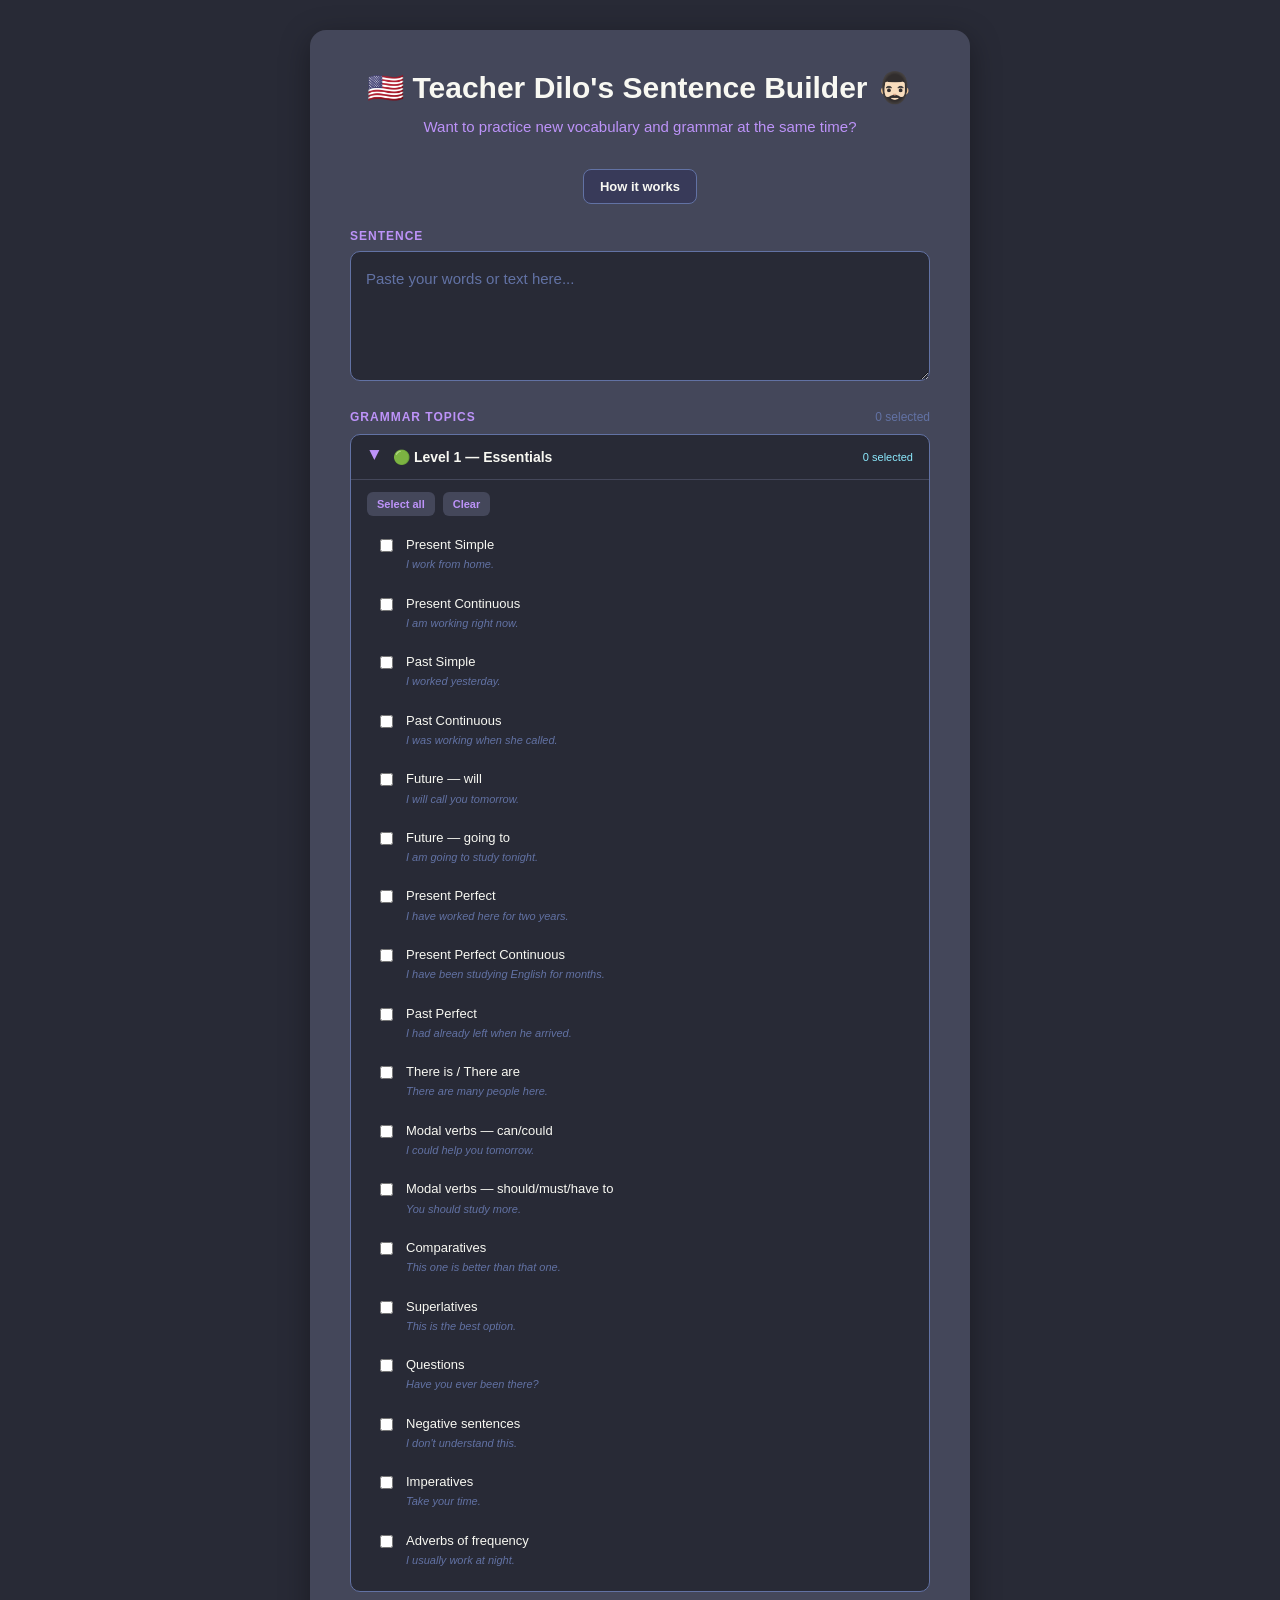
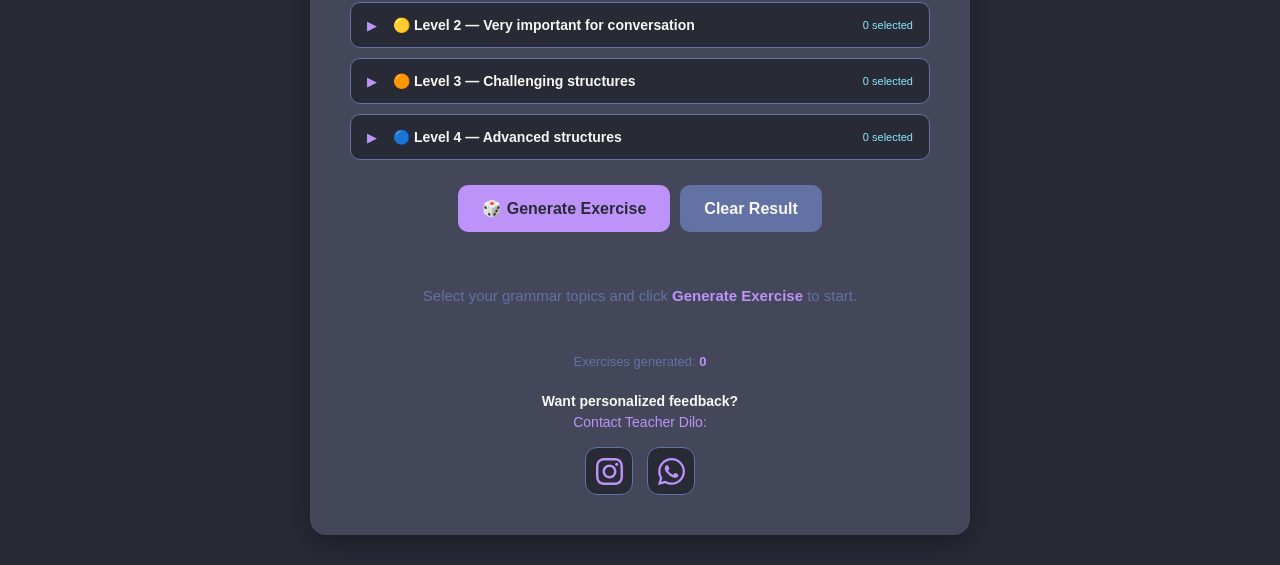
<file: index.html>
<!DOCTYPE html>

<html lang="en">

<head>
    <meta charset="UTF-8">
    <meta name="viewport" content="width=device-width, initial-scale=1.0">
    <link rel="icon" type="image/png" href="usa.png">
    <link rel="stylesheet" href="styles.css">
    <title>Teacher Dilo 🧔🏻‍♂️</title>
</head>


<body>


    <div class="container">


        <div class="card">


            <!-- =================================================
             HEADER
             ================================================= -->

            <div class="header">

                <h1>🇺🇸 Teacher Dilo's Sentence Builder 🧔🏻‍♂️</h1>

                <p>
                    Want to practice new vocabulary and grammar at the same time?

                </p>

            </div>
            <!-- =================================================
             QUICK HOW IT WORKS
             ================================================= -->

            <div class="how-it-works-button-container">

                <button type="button" class="how-it-works-button" onclick="openHowItWorks()">

                    How it works

                </button>
                <!-- =================================================
                HOW IT WORKS MODAL
                ================================================= -->

                <div id="howItWorksModal" class="how-it-works-modal" onclick="closeHowItWorks(event)">

                    <div class="how-it-works-content" onclick="event.stopPropagation()">

                        <div class="how-it-works-header">

                            <h2>How it works</h2>

                            <button type="button" class="how-it-works-close" onclick="closeHowItWorks()">

                                ×

                            </button>

                        </div>


                        <div class="quick-steps">

                            <div class="quick-step">

                                <span class="quick-step-number">1</span>

                                <span class="quick-step-title">
                                    Choose words
                                </span>

                                <span class="quick-step-description">
                                    Add words or text to practice with
                                </span>

                            </div>


                            <div class="quick-arrow">→</div>


                            <div class="quick-step">

                                <span class="quick-step-number">2</span>

                                <span class="quick-step-title">
                                    Choose grammar
                                </span>

                                <span class="quick-step-description">
                                    Select grammar topics
                                </span>

                            </div>


                            <div class="quick-arrow">→</div>


                            <div class="quick-step">

                                <span class="quick-step-number">3</span>

                                <span class="quick-step-title">
                                    Generate
                                </span>

                                <span class="quick-step-description">
                                    Get your exercise
                                </span>

                            </div>


                            <div class="quick-arrow">→</div>


                            <div class="quick-step">

                                <span class="quick-step-number">4</span>

                                <span class="quick-step-title">
                                    Write
                                </span>

                                <span class="quick-step-description">
                                    Create your sentence
                                </span>

                            </div>


                            <div class="quick-arrow">→</div>


                            <div class="quick-step">

                                <span class="quick-step-number">5</span>

                                <span class="quick-step-title">
                                    Get feedback
                                </span>

                                <span class="quick-step-description">
                                    Talk to Teacher Dilo <a class="how-it-works-link" href="https://wa.me/555181405668" target="_blank"
                                        rel="noopener noreferrer" aria-label="Teacher Dilo on WhatsApp"
                                        title="WhatsApp">Here</a>
                                </span>

                            </div>

                        </div>

                    </div>

                </div>

            </div>


            <!-- =================================================
             SOURCE TEXT
             ================================================= -->

            <div class="input-section">

                <label class="input-label" for="sourceText">

                    Sentence

                </label>

                <textarea id="sourceText" placeholder="Paste your words or text here..."></textarea>

            </div>


            <!-- =================================================
             GRAMMAR TOPIC SELECTION
             ================================================= -->

            <div class="grammar-section">


                <div class="grammar-section-header">

                    <span class="grammar-section-title">

                        Grammar Topics

                    </span>

                    <span id="totalSelected" class="grammar-selection-info">

                        0 selected

                    </span>

                </div>


                <!-- =============================================
                 LEVEL 1
                 ============================================= -->

                <div class="level-box open" id="level-1">


                    <div class="level-header" onclick="toggleLevel('level-1')">


                        <div class="level-header-left">

                            <span class="level-arrow">

                                ▶

                            </span>

                            <span class="level-name">

                                🟢 Level 1 — Essentials

                            </span>

                        </div>


                        <span class="level-count" id="count-level-1">

                            0 selected

                        </span>


                    </div>


                    <div class="level-content">


                        <div class="level-actions">

                            <button type="button" class="level-action" onclick="selectAllInLevel(event, 'level-1')">

                                Select all

                            </button>

                            <button type="button" class="level-action" onclick="clearLevel(event, 'level-1')">

                                Clear

                            </button>

                        </div>


                        <div class="topic-list" id="topics-level-1">

                        </div>


                    </div>

                </div>


                <!-- =============================================
                 LEVEL 2
                 ============================================= -->

                <div class="level-box" id="level-2">


                    <div class="level-header" onclick="toggleLevel('level-2')">


                        <div class="level-header-left">

                            <span class="level-arrow">

                                ▶

                            </span>

                            <span class="level-name">

                                🟡 Level 2 — Very important for conversation

                            </span>

                        </div>


                        <span class="level-count" id="count-level-2">

                            0 selected

                        </span>


                    </div>


                    <div class="level-content">


                        <div class="level-actions">

                            <button type="button" class="level-action" onclick="selectAllInLevel(event, 'level-2')">

                                Select all

                            </button>

                            <button type="button" class="level-action" onclick="clearLevel(event, 'level-2')">

                                Clear

                            </button>

                        </div>


                        <div class="topic-list" id="topics-level-2">

                        </div>


                    </div>

                </div>


                <!-- =============================================
                 LEVEL 3
                 ============================================= -->

                <div class="level-box" id="level-3">


                    <div class="level-header" onclick="toggleLevel('level-3')">


                        <div class="level-header-left">

                            <span class="level-arrow">

                                ▶

                            </span>

                            <span class="level-name">

                                🟠 Level 3 — Challenging structures

                            </span>

                        </div>


                        <span class="level-count" id="count-level-3">

                            0 selected

                        </span>


                    </div>


                    <div class="level-content">


                        <div class="level-actions">

                            <button type="button" class="level-action" onclick="selectAllInLevel(event, 'level-3')">

                                Select all

                            </button>

                            <button type="button" class="level-action" onclick="clearLevel(event, 'level-3')">

                                Clear

                            </button>

                        </div>


                        <div class="topic-list" id="topics-level-3">

                        </div>


                    </div>

                </div>


                <!-- =============================================
                 LEVEL 4
                 ============================================= -->

                <div class="level-box" id="level-4">


                    <div class="level-header" onclick="toggleLevel('level-4')">


                        <div class="level-header-left">

                            <span class="level-arrow">

                                ▶

                            </span>

                            <span class="level-name">

                                🔵 Level 4 — Advanced structures

                            </span>

                        </div>


                        <span class="level-count" id="count-level-4">

                            0 selected

                        </span>


                    </div>


                    <div class="level-content">


                        <div class="level-actions">

                            <button type="button" class="level-action" onclick="selectAllInLevel(event, 'level-4')">

                                Select all

                            </button>

                            <button type="button" class="level-action" onclick="clearLevel(event, 'level-4')">

                                Clear

                            </button>

                        </div>


                        <div class="topic-list" id="topics-level-4">

                        </div>


                    </div>

                </div>


            </div>


            <!-- =================================================
             ERROR MESSAGE
             ================================================= -->

            <div id="errorMessage" class="error-message">

                Please select at least one grammar topic before generating an exercise.

            </div>


            <!-- =================================================
             BUTTONS
             ================================================= -->

            <div class="button-container">

                <button class="generate-button" onclick="generateExercise()">

                    🎲 Generate Exercise

                </button>


                <button class="clear-button" onclick="clearExercise()">

                    Clear Result

                </button>

            </div>


            <!-- =================================================
             RESULTS
             ================================================= -->

            <div id="result" class="result">

                <!-- Instruction -->

                <div class="instruction">

                    <strong>Your task:</strong>

                    <br>

                    Create a new sentence using the word and grammar shown below, based on the selected context.

                </div>

                <!-- Selected Word -->

                <div class="result-box">

                    <span class="label">

                        Selected Word

                    </span>

                    <div class="value-box">

                        <div id="selectedWord" class="word">

                        </div>

                    </div>

                </div>


                <!-- Grammar -->

                <div class="result-box">

                    <span class="label">

                        Grammar Structure

                    </span>

                    <div class="value-box">

                        <div id="grammarTopic" class="grammar">

                        </div>


                        <div id="grammarLevel" class="level">

                        </div>


                        <div id="grammarExample" class="example">

                        </div>

                    </div>

                </div>


                <!-- Context -->

                <div class="result-box">

                    <span class="label">

                        Context

                    </span>

                    <div class="value-box">

                        <div id="context" class="context">

                        </div>


                        <div id="contextDescription" class="context-description">

                        </div>

                    </div>

                </div>

                <div class="result-box">

                    <div class="input-section">

                        <label class="input-label" for="sourceText">

                            Sentence

                        </label>

                        <textarea id="createdSentence" placeholder="Write your sentence here..."></textarea>

                    </div>

                </div>

            </div>


            <!-- =================================================
             INITIAL MESSAGE
             ================================================= -->

            <div id="emptyMessage" class="empty-message">

                Select your grammar topics and click

                <strong>Generate Exercise</strong>

                to start.

            </div>


            <!-- =================================================
             COUNTER
             ================================================= -->

            <div class="counter">

                Exercises generated:

                <strong id="counter">0</strong>

            </div>
            <div class="teacher-contact">
                <p><strong>Want personalized feedback?</strong><br>
                    Contact Teacher Dilo:</p>

                <div class="social-links">

                    <a class="social-link" href="https://www.instagram.com/teacherdilo?igsi=NXBzZzc3Ymc0c254"
                        target="_blank" rel="noopener noreferrer" aria-label="Teacher Dilo on Instagram"
                        title="Instagram">
                        <svg role="img" viewBox="0 0 24 24" xmlns="http://www.w3.org/2000/svg">
                            <title>Instagram</title>
                            <path fill="#bd93f9"
                                d="M7.0301.084c-1.2768.0602-2.1487.264-2.911.5634-.7888.3075-1.4575.72-2.1228 1.3877-.6652.6677-1.075 1.3368-1.3802 2.127-.2954.7638-.4956 1.6365-.552 2.914-.0564 1.2775-.0689 1.6882-.0626 4.947.0062 3.2586.0206 3.6671.0825 4.9473.061 1.2765.264 2.1482.5635 2.9107.308.7889.72 1.4573 1.388 2.1228.6679.6655 1.3365 1.0743 2.1285 1.38.7632.295 1.6361.4961 2.9134.552 1.2773.056 1.6884.069 4.9462.0627 3.2578-.0062 3.668-.0207 4.9478-.0814 1.28-.0607 2.147-.2652 2.9098-.5633.7889-.3086 1.4578-.72 2.1228-1.3881.665-.6682 1.0745-1.3378 1.3795-2.1284.2957-.7632.4966-1.636.552-2.9124.056-1.2809.0692-1.6898.063-4.948-.0063-3.2583-.021-3.6668-.0817-4.9465-.0607-1.2797-.264-2.1487-.5633-2.9117-.3084-.7889-.72-1.4568-1.3876-2.1228C21.2982 1.33 20.628.9208 19.8378.6165 19.074.321 18.2017.1197 16.9244.0645 15.6471.0093 15.236-.005 11.977.0014 8.718.0076 8.31.0215 7.0301.0839m.1402 21.6932c-1.17-.0509-1.8053-.2453-2.2287-.408-.5606-.216-.96-.4771-1.3819-.895-.422-.4178-.6811-.8186-.9-1.378-.1644-.4234-.3624-1.058-.4171-2.228-.0595-1.2645-.072-1.6442-.079-4.848-.007-3.2037.0053-3.583.0607-4.848.05-1.169.2456-1.805.408-2.2282.216-.5613.4762-.96.895-1.3816.4188-.4217.8184-.6814 1.3783-.9003.423-.1651 1.0575-.3614 2.227-.4171 1.2655-.06 1.6447-.072 4.848-.079 3.2033-.007 3.5835.005 4.8495.0608 1.169.0508 1.8053.2445 2.228.408.5608.216.96.4754 1.3816.895.4217.4194.6816.8176.9005 1.3787.1653.4217.3617 1.056.4169 2.2263.0602 1.2655.0739 1.645.0796 4.848.0058 3.203-.0055 3.5834-.061 4.848-.051 1.17-.245 1.8055-.408 2.2294-.216.5604-.4763.96-.8954 1.3814-.419.4215-.8181.6811-1.3783.9-.4224.1649-1.0577.3617-2.2262.4174-1.2656.0595-1.6448.072-4.8493.079-3.2045.007-3.5825-.006-4.848-.0608M16.953 5.5864A1.44 1.44 0 1 0 18.39 4.144a1.44 1.44 0 0 0-1.437 1.4424M5.8385 12.012c.0067 3.4032 2.7706 6.1557 6.173 6.1493 3.4026-.0065 6.157-2.7701 6.1506-6.1733-.0065-3.4032-2.771-6.1565-6.174-6.1498-3.403.0067-6.156 2.771-6.1496 6.1738M8 12.0077a4 4 0 1 1 4.008 3.9921A3.9996 3.9996 0 0 1 8 12.0077" />
                        </svg>
                    </a>

                    <a class="social-link" href="https://wa.me/555181405668" target="_blank" rel="noopener noreferrer"
                        aria-label="Teacher Dilo on WhatsApp" title="WhatsApp">
                        <svg role="img" viewBox="0 0 24 24" xmlns="http://www.w3.org/2000/svg">
                            <title>WhatsApp</title>
                            <path fill="#bd93f9"
                                d="M17.472 14.382c-.297-.149-1.758-.867-2.03-.967-.273-.099-.471-.148-.67.15-.197.297-.767.966-.94 1.164-.173.199-.347.223-.644.075-.297-.15-1.255-.463-2.39-1.475-.883-.788-1.48-1.761-1.653-2.059-.173-.297-.018-.458.13-.606.134-.133.298-.347.446-.52.149-.174.198-.298.298-.497.099-.198.05-.371-.025-.52-.075-.149-.669-1.612-.916-2.207-.242-.579-.487-.5-.669-.51-.173-.008-.371-.01-.57-.01-.198 0-.52.074-.792.372-.272.297-1.04 1.016-1.04 2.479 0 1.462 1.065 2.875 1.213 3.074.149.198 2.096 3.2 5.077 4.487.709.306 1.262.489 1.694.625.712.227 1.36.195 1.871.118.571-.085 1.758-.719 2.006-1.413.248-.694.248-1.289.173-1.413-.074-.124-.272-.198-.57-.347m-5.421 7.403h-.004a9.87 9.87 0 01-5.031-1.378l-.361-.214-3.741.982.998-3.648-.235-.374a9.86 9.86 0 01-1.51-5.26c.001-5.45 4.436-9.884 9.888-9.884 2.64 0 5.122 1.03 6.988 2.898a9.825 9.825 0 012.893 6.994c-.003 5.45-4.437 9.884-9.885 9.884m8.413-18.297A11.815 11.815 0 0012.05 0C5.495 0 .16 5.335.157 11.892c0 2.096.547 4.142 1.588 5.945L.057 24l6.305-1.654a11.882 11.882 0 005.683 1.448h.005c6.554 0 11.89-5.335 11.893-11.893a11.821 11.821 0 00-3.48-8.413Z" />
                        </svg>
                    </a>

                </div>
            </div>

        </div>

    </div>



    <script>


        // =========================================================
        // CONTEXTS
        // =========================================================

        const contexts = [

            {
                name: "Daily life",
                description: "Everyday situations"
            },

            {
                name: "Work",
                description: "Professional situations"
            },

            {
                name: "Travel",
                description: "Experiences and plans"
            },

            {
                name: "Relationships",
                description: "People and interactions"
            },

            {
                name: "Learning",
                description: "Study and progress"
            },

            {
                name: "Technology",
                description: "Technology"
            },

            {
                name: "Money",
                description: "Financial decisions"
            },

            {
                name: "Health",
                description: "Habits and situations"
            },

            {
                name: "Entertainment",
                description: "Movies, games, and books"
            },

            {
                name: "Problems",
                description: "Problems and solutions"
            },

            {
                name: "Decisions",
                description: "Choices"
            },

            {
                name: "Plans",
                description: "Future plans"
            },

            {
                name: "Experiences",
                description: "Things that happened"
            },

            {
                name: "Memories",
                description: "The past"
            },

            {
                name: "Opinions",
                description: "Opinions"
            },

            {
                name: "Hypothetical situations",
                description: "Imaginary situations"
            },

            {
                name: "Advice",
                description: "Recommendations"
            },

            {
                name: "Requests",
                description: "Requests"
            },

            {
                name: "Complaints",
                description: "Complaints"
            },

            {
                name: "Comparisons",
                description: "Comparing things"
            },

            {
                name: "Goals",
                description: "Objectives"
            },

            {
                name: "Changes",
                description: "Changes"
            },

            {
                name: "Mistakes",
                description: "Mistakes and consequences"
            },

            {
                name: "Unexpected events",
                description: "Unexpected events"
            }

        ];


        // =========================================================
        // GRAMMAR LEVELS
        // =========================================================

        const grammarLevels = {

            "Level 1 — Essentials": {

                weight: 50,

                topics: [

                    {
                        name: "Present Simple",
                        example: "I work from home."
                    },

                    {
                        name: "Present Continuous",
                        example: "I am working right now."
                    },

                    {
                        name: "Past Simple",
                        example: "I worked yesterday."
                    },

                    {
                        name: "Past Continuous",
                        example: "I was working when she called."
                    },

                    {
                        name: "Future — will",
                        example: "I will call you tomorrow."
                    },

                    {
                        name: "Future — going to",
                        example: "I am going to study tonight."
                    },

                    {
                        name: "Present Perfect",
                        example: "I have worked here for two years."
                    },

                    {
                        name: "Present Perfect Continuous",
                        example: "I have been studying English for months."
                    },

                    {
                        name: "Past Perfect",
                        example: "I had already left when he arrived."
                    },

                    {
                        name: "There is / There are",
                        example: "There are many people here."
                    },

                    {
                        name: "Modal verbs — can/could",
                        example: "I could help you tomorrow."
                    },

                    {
                        name: "Modal verbs — should/must/have to",
                        example: "You should study more."
                    },

                    {
                        name: "Comparatives",
                        example: "This one is better than that one."
                    },

                    {
                        name: "Superlatives",
                        example: "This is the best option."
                    },

                    {
                        name: "Questions",
                        example: "Have you ever been there?"
                    },

                    {
                        name: "Negative sentences",
                        example: "I don't understand this."
                    },

                    {
                        name: "Imperatives",
                        example: "Take your time."
                    },

                    {
                        name: "Adverbs of frequency",
                        example: "I usually work at night."
                    }

                ]

            },


            "Level 2 — Very important for conversation": {

                weight: 30,

                topics: [

                    {
                        name: "Used to",
                        example: "I used to live in Japan."
                    },

                    {
                        name: "Would — past habits",
                        example: "We would go there every Sunday."
                    },

                    {
                        name: "Present Perfect vs Past Simple",
                        example: "I have seen that movie. / I saw it last year."
                    },

                    {
                        name: "Since / For",
                        example: "I have lived here for three years."
                    },

                    {
                        name: "Already / Yet / Just",
                        example: "I have already finished it."
                    },

                    {
                        name: "Ever / Never",
                        example: "Have you ever tried it?"
                    },

                    {
                        name: "First Conditional",
                        example: "If it rains, I will stay home."
                    },

                    {
                        name: "Second Conditional",
                        example: "If I had more money, I would travel."
                    },

                    {
                        name: "First vs Second Conditional",
                        example: "If I study... / If I studied..."
                    },

                    {
                        name: "Relative clauses",
                        example: "The man who lives there is my friend."
                    },

                    {
                        name: "Passive voice",
                        example: "The car was repaired yesterday."
                    },

                    {
                        name: "Reported speech",
                        example: "She said that she was tired."
                    },

                    {
                        name: "Gerund (-ing)",
                        example: "I enjoy learning English."
                    },

                    {
                        name: "Infinitive (to + verb)",
                        example: "I want to learn English."
                    },

                    {
                        name: "Gerund vs Infinitive",
                        example: "I stopped smoking. / I stopped to smoke."
                    },

                    {
                        name: "Phrasal verbs",
                        example: "I need to find out what happened."
                    },

                    {
                        name: "Prepositions",
                        example: "I'm interested in learning English."
                    },

                    {
                        name: "Articles — a/an/the",
                        example: "I bought a book. The book was expensive."
                    }

                ]

            },


            "Level 3 — Challenging structures": {

                weight: 15,

                topics: [

                    {
                        name: "Present Perfect Continuous",
                        example: "I've been working all day."
                    },

                    {
                        name: "Past Perfect Continuous",
                        example: "I'd been waiting for an hour."
                    },

                    {
                        name: "Future Continuous",
                        example: "I'll be working tomorrow afternoon."
                    },

                    {
                        name: "Future Perfect",
                        example: "I'll have finished it by Friday."
                    },

                    {
                        name: "Third Conditional",
                        example: "If I had studied, I would have passed."
                    },

                    {
                        name: "Mixed Conditionals",
                        example: "If I had studied, I would be working there now."
                    },

                    {
                        name: "Wish — present",
                        example: "I wish I had more time."
                    },

                    {
                        name: "Wish — past",
                        example: "I wish I had studied harder."
                    },

                    {
                        name: "Would rather",
                        example: "I'd rather stay home."
                    },

                    {
                        name: "Had better",
                        example: "You'd better leave now."
                    },

                    {
                        name: "Question tags",
                        example: "You're coming, aren't you?"
                    },

                    {
                        name: "Indirect questions",
                        example: "Do you know where he lives?"
                    },

                    {
                        name: "Causative — have/get something done",
                        example: "I had my car repaired."
                    },

                    {
                        name: "Modal perfect",
                        example: "You should have told me."
                    },

                    {
                        name: "Could have / would have / might have",
                        example: "I could have helped you."
                    },

                    {
                        name: "Negative questions",
                        example: "Didn't you see him?"
                    },

                    {
                        name: "So / Neither",
                        example: "I like coffee. So do I."
                    },

                    {
                        name: "Too / Enough",
                        example: "It's too expensive. / It's cheap enough."
                    },

                    {
                        name: "Both / Either / Neither",
                        example: "Neither option is good."
                    }

                ]

            },


            "Level 4 — Advanced structures": {

                weight: 5,

                topics: [

                    {
                        name: "Future in the past",
                        example: "I knew I would need more time."
                    },

                    {
                        name: "Past habits",
                        example: "I would play football every weekend."
                    },

                    {
                        name: "Participle clauses",
                        example: "Having finished the work, I went home."
                    },

                    {
                        name: "Inversion",
                        example: "Never have I seen anything like this."
                    },

                    {
                        name: "Cleft sentences",
                        example: "What I need is more time."
                    },

                    {
                        name: "Emphasis with do",
                        example: "I do understand what you mean."
                    },

                    {
                        name: "Advanced relative clauses",
                        example: "The company for which I worked..."
                    },

                    {
                        name: "Reduced relative clauses",
                        example: "The man standing there is my boss."
                    },

                    {
                        name: "Advanced passive",
                        example: "He is believed to be one of the best developers."
                    },

                    {
                        name: "Conditionals with unless",
                        example: "I won't go unless you come with me."
                    },

                    {
                        name: "As long as / provided that",
                        example: "You can stay as long as you're quiet."
                    },

                    {
                        name: "Although / even though / despite",
                        example: "Even though it was late, I continued working."
                    },

                    {
                        name: "Would have + past participle",
                        example: "I would have gone if I had known."
                    },

                    {
                        name: "As if / as though",
                        example: "He talks as if he knew everything."
                    },

                    {
                        name: "Not only... but also",
                        example: "She is not only smart but also hardworking."
                    }

                ]

            }

        };


        // =========================================================
        // COUNTER
        // =========================================================

        let exerciseCount = 0;


        // =========================================================
        // GENERATE GRAMMAR TOPIC CHECKBOXES
        // =========================================================

        function renderGrammarTopics() {

            const levelIds = [
                "level-1",
                "level-2",
                "level-3",
                "level-4"
            ];

            const levels = Object.entries(grammarLevels);

            levels.forEach(([levelName, level], index) => {

                const container = document.getElementById(
                    `topics-${levelIds[index]}`
                );

                level.topics.forEach((topic, topicIndex) => {

                    const label = document.createElement("label");

                    label.className = "topic-item";

                    label.innerHTML = `

                    <input
                        type="checkbox"
                        class="grammar-topic"
                        data-level="${levelName}"
                        data-topic-index="${topicIndex}"
                        onchange="updateSelectionCount()"
                    >

                    <span class="topic-info">

                        <span class="topic-name">
                            ${topic.name}
                        </span>

                        <span class="topic-example">
                            ${topic.example}
                        </span>

                    </span>

                `;

                    container.appendChild(label);

                });

            });

            updateSelectionCount();

        }


        // =========================================================
        // TOGGLE LEVEL
        // =========================================================

        function toggleLevel(levelId) {

            const level = document.getElementById(levelId);

            level.classList.toggle("open");

        }


        // =========================================================
        // SELECT ALL TOPICS IN LEVEL
        // =========================================================

        function selectAllInLevel(event, levelId) {

            event.stopPropagation();

            const level = document.getElementById(levelId);

            const checkboxes = level.querySelectorAll(
                ".grammar-topic"
            );

            checkboxes.forEach(checkbox => {

                checkbox.checked = true;

            });

            updateSelectionCount();

        }


        // =========================================================
        // CLEAR ALL TOPICS IN LEVEL
        // =========================================================

        function clearLevel(event, levelId) {

            event.stopPropagation();

            const level = document.getElementById(levelId);

            const checkboxes = level.querySelectorAll(
                ".grammar-topic"
            );

            checkboxes.forEach(checkbox => {

                checkbox.checked = false;

            });

            updateSelectionCount();

        }


        // =========================================================
        // UPDATE SELECTION COUNTS
        // =========================================================

        function updateSelectionCount() {

            const allCheckboxes = document.querySelectorAll(
                ".grammar-topic"
            );

            const totalSelected = document.querySelectorAll(
                ".grammar-topic:checked"
            ).length;


            // Update total

            document.getElementById(
                "totalSelected"
            ).textContent =

                `${totalSelected} selected`;


            // Update each level

            const levelIds = [
                "level-1",
                "level-2",
                "level-3",
                "level-4"
            ];

            levelIds.forEach(levelId => {

                const level = document.getElementById(levelId);

                const selected = level.querySelectorAll(
                    ".grammar-topic:checked"
                ).length;

                document.getElementById(
                    `count-${levelId}`
                ).textContent =

                    `${selected} selected`;

            });

        }


        // =========================================================
        // GET SELECTED GRAMMAR TOPICS
        // =========================================================

        function getSelectedGrammarTopics() {

            const selectedTopics = [];

            const checkboxes = document.querySelectorAll(
                ".grammar-topic:checked"
            );

            checkboxes.forEach(checkbox => {

                const levelName = checkbox.dataset.level;

                const topicIndex =
                    Number(checkbox.dataset.topicIndex);

                const level =
                    grammarLevels[levelName];

                selectedTopics.push({

                    name: level.topics[topicIndex].name,

                    example: level.topics[topicIndex].example,

                    level: levelName

                });

            });

            return selectedTopics;

        }


        // =========================================================
        // GET A RANDOM ITEM FROM AN ARRAY
        // =========================================================

        function randomItem(array) {

            const index = Math.floor(

                Math.random() * array.length

            );

            return array[index];

        }


        // =========================================================
        // GET WORDS FROM SOURCE TEXT
        // =========================================================

        function getWordsFromText() {

            const text = document

                .getElementById("sourceText")

                .value

                .trim();


            // Return an empty array if there is no text

            if (!text) {

                return [];

            }


            // Split only by whitespace

            return text.split(/\s+/);

        }


        // =========================================================
        // GET A RANDOM WORD FROM SOURCE TEXT
        // =========================================================

        function getRandomWord() {

            const words = getWordsFromText();


            if (words.length === 0) {

                return null;

            }


            return randomItem(words);

        }


        // =========================================================
        // GENERATE EXERCISE
        // =========================================================

        function generateExercise() {


            // Hide previous error

            document.getElementById(
                "errorMessage"
            ).classList.remove("visible");


            // Get selected grammar topics

            const selectedTopics =
                getSelectedGrammarTopics();


            // Check if at least one topic was selected

            if (selectedTopics.length === 0) {

                document.getElementById(
                    "errorMessage"
                ).classList.add("visible");

                return;

            }


            // Get a random word from source text

            const selectedWord =
                getRandomWord();


            // Select a random grammar topic

            const grammarTopic =
                randomItem(selectedTopics);


            // Select a random context

            const context =
                randomItem(contexts);


            // =====================================================
            // DISPLAY SELECTED WORD
            // =====================================================

            const selectedWordElement =
                document.getElementById(
                    "selectedWord"
                );


            if (selectedWord) {

                selectedWordElement.textContent =
                    selectedWord;

            } else {

                selectedWordElement.textContent =
                    "No word selected";

            }


            // =====================================================
            // DISPLAY GRAMMAR TOPIC
            // =====================================================

            document.getElementById(
                "grammarTopic"
            ).textContent =

                grammarTopic.name;


            // =====================================================
            // DISPLAY GRAMMAR LEVEL
            // =====================================================

            document.getElementById(
                "grammarLevel"
            ).textContent =

                grammarTopic.level;


            // =====================================================
            // DISPLAY GRAMMAR EXAMPLE
            // =====================================================

            document.getElementById(
                "grammarExample"
            ).textContent =

                "Example: " + grammarTopic.example;


            // =====================================================
            // DISPLAY CONTEXT
            // =====================================================

            document.getElementById(
                "context"
            ).textContent =

                context.name;


            // =====================================================
            // DISPLAY CONTEXT DESCRIPTION
            // =====================================================

            document.getElementById(
                "contextDescription"
            ).textContent =

                context.description;


            // =====================================================
            // SHOW RESULTS
            // =====================================================

            document.getElementById(
                "result"
            ).classList.add("visible");


            // =====================================================
            // HIDE INITIAL MESSAGE
            // =====================================================

            document.getElementById(
                "emptyMessage"
            ).style.display = "none";


            // =====================================================
            // UPDATE COUNTER
            // =====================================================

            exerciseCount++;


            document.getElementById(
                "counter"
            ).textContent =

                exerciseCount;

            document.getElementById("createdSentence").value = "";

        }


        // =========================================================
        // CLEAR RESULT
        // =========================================================

        function clearExercise() {

            document.getElementById(
                "result"
            ).classList.remove("visible");


            document.getElementById(
                "emptyMessage"
            ).style.display = "block";


            document.getElementById(
                "errorMessage"
            ).classList.remove("visible");

        }


        // =========================================================
        // INITIALIZE
        // =========================================================

        renderGrammarTopics();


        // =========================================================
        // HOW IT WORKS MODAL
        // =========================================================

        function openHowItWorks() {

            document
                .getElementById("howItWorksModal")
                .classList.add("visible");

        }


        function closeHowItWorks(event) {

            if (
                !event ||
                event.target === document.getElementById("howItWorksModal")
            ) {

                document
                    .getElementById("howItWorksModal")
                    .classList.remove("visible");

            }

        }
    </script>


</body>

</html>
</file>
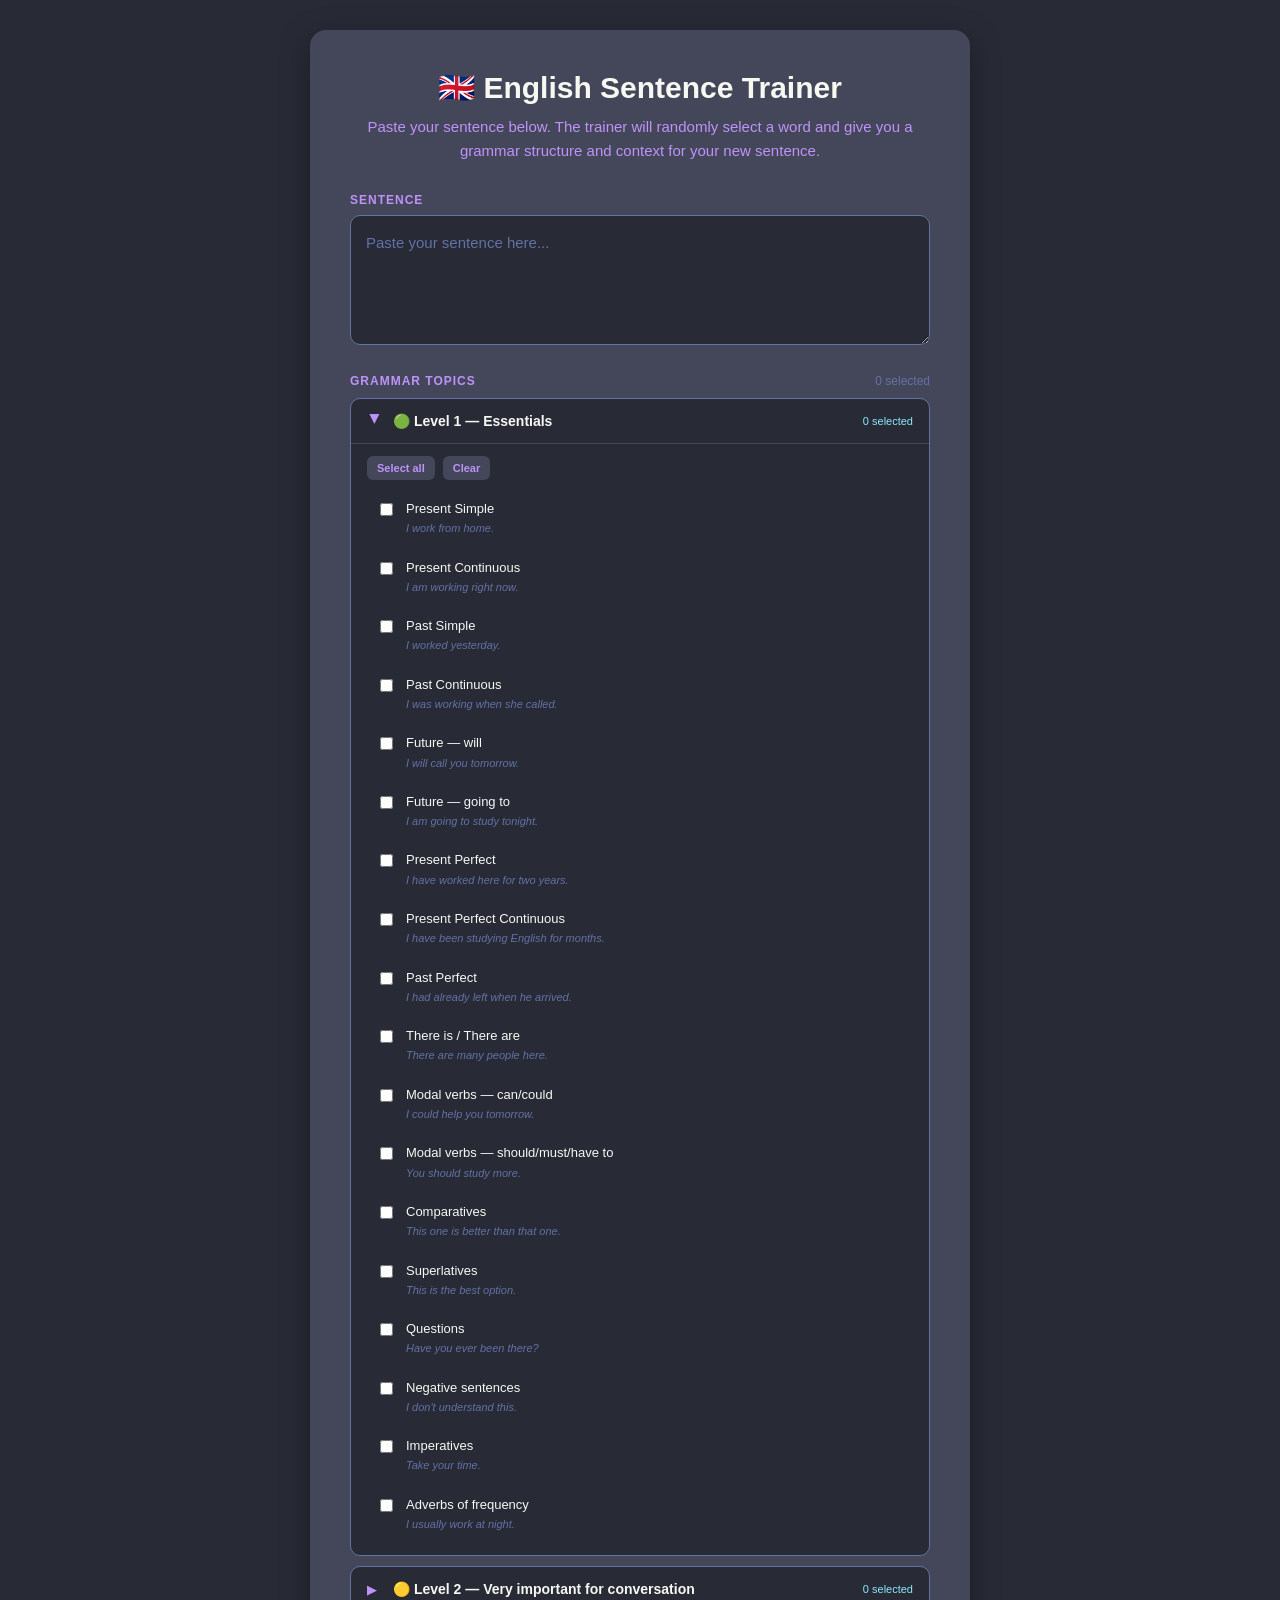
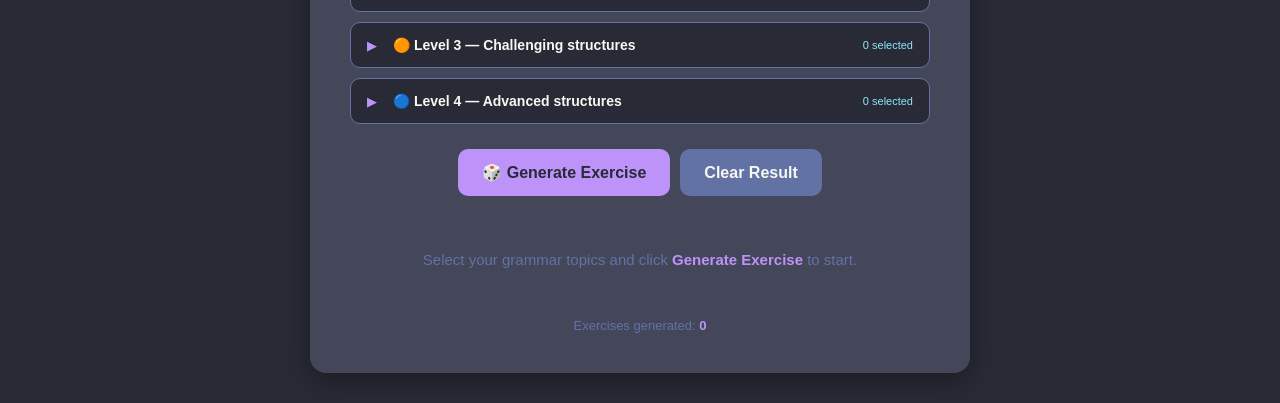
<file: englishSentenceTrainer.html>
<!DOCTYPE html>

<html lang="en">

<head>

    <meta charset="UTF-8">

    <meta name="viewport" content="width=device-width, initial-scale=1.0">

    <title>English Sentence Trainer</title>

    <style>

        * {
            box-sizing: border-box;
        }

        body {

            margin: 0;

            font-family: Arial, Helvetica, sans-serif;

            background: #282a36;

            color: #f8f8f2;

            min-height: 100vh;

            display: flex;

            justify-content: center;

            align-items: center;

        }

        .container {

            width: 100%;

            max-width: 700px;

            padding: 30px 20px;

        }

        .card {

            background: #44475a;

            border-radius: 16px;

            padding: 40px;

            box-shadow: 0 8px 30px rgba(0, 0, 0, 0.35);

        }

        .header {

            text-align: center;

            margin-bottom: 30px;

        }

        .header h1 {

            margin: 0 0 10px;

            font-size: 30px;

            color: #f8f8f2;

        }

        .header p {

            margin: 0;

            color: #bd93f9;

            font-size: 15px;

            line-height: 1.6;

        }

        .input-section {

            margin-bottom: 25px;

        }

        .input-label {

            display: block;

            font-size: 12px;

            font-weight: bold;

            color: #bd93f9;

            text-transform: uppercase;

            letter-spacing: 1px;

            margin-bottom: 8px;

        }

        textarea {

            width: 100%;

            min-height: 130px;

            padding: 15px;

            border-radius: 10px;

            border: 1px solid #6272a4;

            background: #282a36;

            color: #f8f8f2;

            font-family: Arial, Helvetica, sans-serif;

            font-size: 15px;

            line-height: 1.6;

            resize: vertical;

            outline: none;

            transition: border-color 0.15s;

        }

        textarea:focus {

            border-color: #bd93f9;

        }

        textarea::placeholder {

            color: #6272a4;

        }

        /* =====================================================
           GRAMMAR SELECTION
           ===================================================== */

        .grammar-section {

            margin-bottom: 25px;

        }

        .grammar-section-header {

            display: flex;

            justify-content: space-between;

            align-items: center;

            margin-bottom: 10px;

        }

        .grammar-section-title {

            font-size: 12px;

            font-weight: bold;

            color: #bd93f9;

            text-transform: uppercase;

            letter-spacing: 1px;

        }

        .grammar-selection-info {

            font-size: 12px;

            color: #6272a4;

        }

        /* =====================================================
           LEVEL ACCORDION
           ===================================================== */

        .level-box {

            background: #282a36;

            border: 1px solid #6272a4;

            border-radius: 10px;

            margin-bottom: 10px;

            overflow: hidden;

        }

        .level-header {

            display: flex;

            align-items: center;

            justify-content: space-between;

            padding: 14px 16px;

            cursor: pointer;

            user-select: none;

            transition: background 0.15s;

        }

        .level-header:hover {

            background: #313342;

        }

        .level-header-left {

            display: flex;

            align-items: center;

            gap: 10px;

            min-width: 0;

        }

        .level-arrow {

            font-size: 13px;

            color: #bd93f9;

            width: 16px;

            transition: transform 0.2s;

        }

        .level-box.open .level-arrow {

            transform: rotate(90deg);

        }

        .level-name {

            font-size: 14px;

            font-weight: bold;

            color: #f8f8f2;

        }

        .level-count {

            font-size: 11px;

            color: #8be9fd;

            white-space: nowrap;

        }

        .level-content {

            display: none;

            padding: 0 16px 15px 16px;

            border-top: 1px solid #44475a;

        }

        .level-box.open .level-content {

            display: block;

        }

        .level-actions {

            display: flex;

            gap: 8px;

            margin: 12px 0;

        }

        .level-action {

            border: none;

            border-radius: 6px;

            padding: 6px 10px;

            font-size: 11px;

            font-weight: bold;

            cursor: pointer;

            background: #44475a;

            color: #bd93f9;

            transition: opacity 0.15s;

        }

        .level-action:hover {

            opacity: 0.8;

        }

        .topic-list {

            display: flex;

            flex-direction: column;

            gap: 6px;

        }

        .topic-item {

            display: flex;

            align-items: flex-start;

            gap: 10px;

            padding: 8px 9px;

            border-radius: 7px;

            cursor: pointer;

            transition: background 0.15s;

        }

        .topic-item:hover {

            background: #313342;

        }

        .topic-item input {

            margin-top: 3px;

            accent-color: #bd93f9;

            cursor: pointer;

            flex-shrink: 0;

        }

        .topic-info {

            min-width: 0;

        }

        .topic-name {

            display: block;

            font-size: 13px;

            color: #f8f8f2;

            line-height: 1.4;

        }

        .topic-example {

            display: block;

            margin-top: 3px;

            font-size: 11px;

            color: #6272a4;

            font-style: italic;

            line-height: 1.4;

        }

        /* =====================================================
           BUTTONS
           ===================================================== */

        .button-container {

            display: flex;

            gap: 10px;

            justify-content: center;

            margin-bottom: 35px;

        }

        button {

            border: none;

            border-radius: 10px;

            padding: 14px 24px;

            font-size: 16px;

            font-weight: bold;

            cursor: pointer;

            transition:
                transform 0.15s,
                opacity 0.15s;

        }

        button:hover {

            transform: translateY(-2px);

        }

        button:active {

            transform: translateY(0);

        }

        .generate-button {

            background: #bd93f9;

            color: #282a36;

        }

        .generate-button:hover {

            opacity: 0.9;

        }

        .clear-button {

            background: #6272a4;

            color: #f8f8f2;

        }

        .clear-button:hover {

            opacity: 0.9;

        }

        /* =====================================================
           RESULTS
           ===================================================== */

        .result {

            display: none;

        }

        .result.visible {

            display: block;

        }

        .result-box {

            margin-bottom: 20px;

        }

        .label {

            display: block;

            font-size: 12px;

            font-weight: bold;

            color: #bd93f9;

            text-transform: uppercase;

            letter-spacing: 1px;

            margin-bottom: 8px;

        }

        .value-box {

            border-radius: 10px;

            padding: 18px 20px;

            background: #282a36;

            border: 1px solid #6272a4;

        }

        .word {

            font-size: 21px;

            font-weight: bold;

            color: #ff79c6;

        }

        .grammar {

            font-size: 21px;

            font-weight: bold;

            color: #f8f8f2;

        }

        .example {

            margin-top: 10px;

            font-size: 14px;

            font-style: italic;

            color: #f8f8f2;

            opacity: 0.85;

            line-height: 1.5;

        }

        .level {

            margin-top: 7px;

            font-size: 13px;

            color: #8be9fd;

        }

        .context {

            font-size: 21px;

            font-weight: bold;

            color: #50fa7b;

        }

        .context-description {

            margin-top: 7px;

            font-size: 13px;

            color: #8be9fd;

        }

        .instruction {

            margin-top: 25px;

            padding: 18px 20px;

            background: #383a59;

            border-left: 4px solid #ff79c6;

            border-radius: 8px;

            line-height: 1.6;

            font-size: 15px;

            color: #f8f8f2;

        }

        .instruction strong {

            color: #ff79c6;

        }

        /* =====================================================
           COUNTER
           ===================================================== */

        .counter {

            text-align: center;

            margin-top: 30px;

            color: #6272a4;

            font-size: 13px;

        }

        .counter strong {

            color: #bd93f9;

        }

        /* =====================================================
           EMPTY MESSAGE
           ===================================================== */

        .empty-message {

            text-align: center;

            color: #6272a4;

            font-size: 15px;

            padding: 20px;

        }

        .empty-message strong {

            color: #bd93f9;

        }

        /* =====================================================
           ERROR MESSAGE
           ===================================================== */

        .error-message {

            display: none;

            margin-bottom: 20px;

            padding: 12px 15px;

            border-radius: 8px;

            background: #383a59;

            border-left: 4px solid #ff5555;

            color: #ffb8b8;

            font-size: 13px;

            line-height: 1.5;

        }

        .error-message.visible {

            display: block;

        }

        /* =====================================================
           MOBILE
           ===================================================== */

        @media (max-width: 600px) {

            .card {

                padding: 25px 20px;

            }

            .header h1 {

                font-size: 25px;

            }

            .button-container {

                flex-direction: column;

            }

            button {

                width: 100%;

            }

            .level-header {

                padding: 13px 12px;

            }

            .level-name {

                font-size: 13px;

            }

            .level-count {

                font-size: 10px;

            }

        }

    </style>

</head>


<body>


<div class="container">


    <div class="card">


        <!-- =================================================
             HEADER
             ================================================= -->

        <div class="header">

            <h1>🇬🇧 English Sentence Trainer</h1>

            <p>

                Paste your sentence below.

                The trainer will randomly select a word

                and give you a grammar structure and context

                for your new sentence.

            </p>

        </div>


        <!-- =================================================
             SOURCE TEXT
             ================================================= -->

        <div class="input-section">

            <label
                class="input-label"
                for="sourceText">

                Sentence

            </label>

            <textarea
                id="sourceText"
                placeholder="Paste your sentence here..."></textarea>

        </div>


        <!-- =================================================
             GRAMMAR TOPIC SELECTION
             ================================================= -->

        <div class="grammar-section">


            <div class="grammar-section-header">

                <span class="grammar-section-title">

                    Grammar Topics

                </span>

                <span
                    id="totalSelected"
                    class="grammar-selection-info">

                    0 selected

                </span>

            </div>


            <!-- =============================================
                 LEVEL 1
                 ============================================= -->

            <div
                class="level-box open"
                id="level-1">


                <div
                    class="level-header"
                    onclick="toggleLevel('level-1')">


                    <div class="level-header-left">

                        <span class="level-arrow">

                            ▶

                        </span>

                        <span class="level-name">

                            🟢 Level 1 — Essentials

                        </span>

                    </div>


                    <span
                        class="level-count"
                        id="count-level-1">

                        0 selected

                    </span>


                </div>


                <div class="level-content">


                    <div class="level-actions">

                        <button
                            type="button"
                            class="level-action"
                            onclick="selectAllInLevel(event, 'level-1')">

                            Select all

                        </button>

                        <button
                            type="button"
                            class="level-action"
                            onclick="clearLevel(event, 'level-1')">

                            Clear

                        </button>

                    </div>


                    <div
                        class="topic-list"
                        id="topics-level-1">

                    </div>


                </div>

            </div>


            <!-- =============================================
                 LEVEL 2
                 ============================================= -->

            <div
                class="level-box"
                id="level-2">


                <div
                    class="level-header"
                    onclick="toggleLevel('level-2')">


                    <div class="level-header-left">

                        <span class="level-arrow">

                            ▶

                        </span>

                        <span class="level-name">

                            🟡 Level 2 — Very important for conversation

                        </span>

                    </div>


                    <span
                        class="level-count"
                        id="count-level-2">

                        0 selected

                    </span>


                </div>


                <div class="level-content">


                    <div class="level-actions">

                        <button
                            type="button"
                            class="level-action"
                            onclick="selectAllInLevel(event, 'level-2')">

                            Select all

                        </button>

                        <button
                            type="button"
                            class="level-action"
                            onclick="clearLevel(event, 'level-2')">

                            Clear

                        </button>

                    </div>


                    <div
                        class="topic-list"
                        id="topics-level-2">

                    </div>


                </div>

            </div>


            <!-- =============================================
                 LEVEL 3
                 ============================================= -->

            <div
                class="level-box"
                id="level-3">


                <div
                    class="level-header"
                    onclick="toggleLevel('level-3')">


                    <div class="level-header-left">

                        <span class="level-arrow">

                            ▶

                        </span>

                        <span class="level-name">

                            🟠 Level 3 — Challenging structures

                        </span>

                    </div>


                    <span
                        class="level-count"
                        id="count-level-3">

                        0 selected

                    </span>


                </div>


                <div class="level-content">


                    <div class="level-actions">

                        <button
                            type="button"
                            class="level-action"
                            onclick="selectAllInLevel(event, 'level-3')">

                            Select all

                        </button>

                        <button
                            type="button"
                            class="level-action"
                            onclick="clearLevel(event, 'level-3')">

                            Clear

                        </button>

                    </div>


                    <div
                        class="topic-list"
                        id="topics-level-3">

                    </div>


                </div>

            </div>


            <!-- =============================================
                 LEVEL 4
                 ============================================= -->

            <div
                class="level-box"
                id="level-4">


                <div
                    class="level-header"
                    onclick="toggleLevel('level-4')">


                    <div class="level-header-left">

                        <span class="level-arrow">

                            ▶

                        </span>

                        <span class="level-name">

                            🔵 Level 4 — Advanced structures

                        </span>

                    </div>


                    <span
                        class="level-count"
                        id="count-level-4">

                        0 selected

                    </span>


                </div>


                <div class="level-content">


                    <div class="level-actions">

                        <button
                            type="button"
                            class="level-action"
                            onclick="selectAllInLevel(event, 'level-4')">

                            Select all

                        </button>

                        <button
                            type="button"
                            class="level-action"
                            onclick="clearLevel(event, 'level-4')">

                            Clear

                        </button>

                    </div>


                    <div
                        class="topic-list"
                        id="topics-level-4">

                    </div>


                </div>

            </div>


        </div>


        <!-- =================================================
             ERROR MESSAGE
             ================================================= -->

        <div
            id="errorMessage"
            class="error-message">

            Please select at least one grammar topic before generating an exercise.

        </div>


        <!-- =================================================
             BUTTONS
             ================================================= -->

        <div class="button-container">

            <button
                class="generate-button"
                onclick="generateExercise()">

                🎲 Generate Exercise

            </button>


            <button
                class="clear-button"
                onclick="clearExercise()">

                Clear Result

            </button>

        </div>


        <!-- =================================================
             RESULTS
             ================================================= -->

        <div
            id="result"
            class="result">


            <!-- Selected Word -->

            <div class="result-box">

                <span class="label">

                    Selected Word

                </span>

                <div class="value-box">

                    <div
                        id="selectedWord"
                        class="word">

                    </div>

                </div>

            </div>


            <!-- Grammar -->

            <div class="result-box">

                <span class="label">

                    Grammar

                </span>

                <div class="value-box">

                    <div
                        id="grammarTopic"
                        class="grammar">

                    </div>


                    <div
                        id="grammarLevel"
                        class="level">

                    </div>


                    <div
                        id="grammarExample"
                        class="example">

                    </div>

                </div>

            </div>


            <!-- Context -->

            <div class="result-box">

                <span class="label">

                    Context

                </span>

                <div class="value-box">

                    <div
                        id="context"
                        class="context">

                    </div>


                    <div
                        id="contextDescription"
                        class="context-description">

                    </div>

                </div>

            </div>


            <!-- Instruction -->

            <div class="instruction">

                <strong>Your task:</strong>

                <br>

                Create a new sentence using the selected word,

                the grammar structure above, and the selected context.

            </div>


        </div>


        <!-- =================================================
             INITIAL MESSAGE
             ================================================= -->

        <div
            id="emptyMessage"
            class="empty-message">

            Select your grammar topics and click

            <strong>Generate Exercise</strong>

            to start.

        </div>


        <!-- =================================================
             COUNTER
             ================================================= -->

        <div class="counter">

            Exercises generated:

            <strong id="counter">0</strong>

        </div>


    </div>

</div>



<script>


    // =========================================================
    // CONTEXTS
    // =========================================================

    const contexts = [

        {
            name: "Daily life",
            description: "Everyday situations"
        },

        {
            name: "Work",
            description: "Professional situations"
        },

        {
            name: "Travel",
            description: "Experiences and plans"
        },

        {
            name: "Relationships",
            description: "People and interactions"
        },

        {
            name: "Learning",
            description: "Study and progress"
        },

        {
            name: "Technology",
            description: "Technology"
        },

        {
            name: "Money",
            description: "Financial decisions"
        },

        {
            name: "Health",
            description: "Habits and situations"
        },

        {
            name: "Entertainment",
            description: "Movies, games, and books"
        },

        {
            name: "Problems",
            description: "Problems and solutions"
        },

        {
            name: "Decisions",
            description: "Choices"
        },

        {
            name: "Plans",
            description: "Future plans"
        },

        {
            name: "Experiences",
            description: "Things that happened"
        },

        {
            name: "Memories",
            description: "The past"
        },

        {
            name: "Opinions",
            description: "Opinions"
        },

        {
            name: "Hypothetical situations",
            description: "Imaginary situations"
        },

        {
            name: "Advice",
            description: "Recommendations"
        },

        {
            name: "Requests",
            description: "Requests"
        },

        {
            name: "Complaints",
            description: "Complaints"
        },

        {
            name: "Comparisons",
            description: "Comparing things"
        },

        {
            name: "Goals",
            description: "Objectives"
        },

        {
            name: "Changes",
            description: "Changes"
        },

        {
            name: "Mistakes",
            description: "Mistakes and consequences"
        },

        {
            name: "Unexpected events",
            description: "Unexpected events"
        }

    ];


    // =========================================================
    // GRAMMAR LEVELS
    // =========================================================

    const grammarLevels = {

        "Level 1 — Essentials": {

            weight: 50,

            topics: [

                {
                    name: "Present Simple",
                    example: "I work from home."
                },

                {
                    name: "Present Continuous",
                    example: "I am working right now."
                },

                {
                    name: "Past Simple",
                    example: "I worked yesterday."
                },

                {
                    name: "Past Continuous",
                    example: "I was working when she called."
                },

                {
                    name: "Future — will",
                    example: "I will call you tomorrow."
                },

                {
                    name: "Future — going to",
                    example: "I am going to study tonight."
                },

                {
                    name: "Present Perfect",
                    example: "I have worked here for two years."
                },

                {
                    name: "Present Perfect Continuous",
                    example: "I have been studying English for months."
                },

                {
                    name: "Past Perfect",
                    example: "I had already left when he arrived."
                },

                {
                    name: "There is / There are",
                    example: "There are many people here."
                },

                {
                    name: "Modal verbs — can/could",
                    example: "I could help you tomorrow."
                },

                {
                    name: "Modal verbs — should/must/have to",
                    example: "You should study more."
                },

                {
                    name: "Comparatives",
                    example: "This one is better than that one."
                },

                {
                    name: "Superlatives",
                    example: "This is the best option."
                },

                {
                    name: "Questions",
                    example: "Have you ever been there?"
                },

                {
                    name: "Negative sentences",
                    example: "I don't understand this."
                },

                {
                    name: "Imperatives",
                    example: "Take your time."
                },

                {
                    name: "Adverbs of frequency",
                    example: "I usually work at night."
                }

            ]

        },


        "Level 2 — Very important for conversation": {

            weight: 30,

            topics: [

                {
                    name: "Used to",
                    example: "I used to live in Japan."
                },

                {
                    name: "Would — past habits",
                    example: "We would go there every Sunday."
                },

                {
                    name: "Present Perfect vs Past Simple",
                    example: "I have seen that movie. / I saw it last year."
                },

                {
                    name: "Since / For",
                    example: "I have lived here for three years."
                },

                {
                    name: "Already / Yet / Just",
                    example: "I have already finished it."
                },

                {
                    name: "Ever / Never",
                    example: "Have you ever tried it?"
                },

                {
                    name: "First Conditional",
                    example: "If it rains, I will stay home."
                },

                {
                    name: "Second Conditional",
                    example: "If I had more money, I would travel."
                },

                {
                    name: "First vs Second Conditional",
                    example: "If I study... / If I studied..."
                },

                {
                    name: "Relative clauses",
                    example: "The man who lives there is my friend."
                },

                {
                    name: "Passive voice",
                    example: "The car was repaired yesterday."
                },

                {
                    name: "Reported speech",
                    example: "She said that she was tired."
                },

                {
                    name: "Gerund (-ing)",
                    example: "I enjoy learning English."
                },

                {
                    name: "Infinitive (to + verb)",
                    example: "I want to learn English."
                },

                {
                    name: "Gerund vs Infinitive",
                    example: "I stopped smoking. / I stopped to smoke."
                },

                {
                    name: "Phrasal verbs",
                    example: "I need to find out what happened."
                },

                {
                    name: "Prepositions",
                    example: "I'm interested in learning English."
                },

                {
                    name: "Articles — a/an/the",
                    example: "I bought a book. The book was expensive."
                }

            ]

        },


        "Level 3 — Challenging structures": {

            weight: 15,

            topics: [

                {
                    name: "Present Perfect Continuous",
                    example: "I've been working all day."
                },

                {
                    name: "Past Perfect Continuous",
                    example: "I'd been waiting for an hour."
                },

                {
                    name: "Future Continuous",
                    example: "I'll be working tomorrow afternoon."
                },

                {
                    name: "Future Perfect",
                    example: "I'll have finished it by Friday."
                },

                {
                    name: "Third Conditional",
                    example: "If I had studied, I would have passed."
                },

                {
                    name: "Mixed Conditionals",
                    example: "If I had studied, I would be working there now."
                },

                {
                    name: "Wish — present",
                    example: "I wish I had more time."
                },

                {
                    name: "Wish — past",
                    example: "I wish I had studied harder."
                },

                {
                    name: "Would rather",
                    example: "I'd rather stay home."
                },

                {
                    name: "Had better",
                    example: "You'd better leave now."
                },

                {
                    name: "Question tags",
                    example: "You're coming, aren't you?"
                },

                {
                    name: "Indirect questions",
                    example: "Do you know where he lives?"
                },

                {
                    name: "Causative — have/get something done",
                    example: "I had my car repaired."
                },

                {
                    name: "Modal perfect",
                    example: "You should have told me."
                },

                {
                    name: "Could have / would have / might have",
                    example: "I could have helped you."
                },

                {
                    name: "Negative questions",
                    example: "Didn't you see him?"
                },

                {
                    name: "So / Neither",
                    example: "I like coffee. So do I."
                },

                {
                    name: "Too / Enough",
                    example: "It's too expensive. / It's cheap enough."
                },

                {
                    name: "Both / Either / Neither",
                    example: "Neither option is good."
                }

            ]

        },


        "Level 4 — Advanced structures": {

            weight: 5,

            topics: [

                {
                    name: "Future in the past",
                    example: "I knew I would need more time."
                },

                {
                    name: "Past habits",
                    example: "I would play football every weekend."
                },

                {
                    name: "Participle clauses",
                    example: "Having finished the work, I went home."
                },

                {
                    name: "Inversion",
                    example: "Never have I seen anything like this."
                },

                {
                    name: "Cleft sentences",
                    example: "What I need is more time."
                },

                {
                    name: "Emphasis with do",
                    example: "I do understand what you mean."
                },

                {
                    name: "Advanced relative clauses",
                    example: "The company for which I worked..."
                },

                {
                    name: "Reduced relative clauses",
                    example: "The man standing there is my boss."
                },

                {
                    name: "Advanced passive",
                    example: "He is believed to be one of the best developers."
                },

                {
                    name: "Conditionals with unless",
                    example: "I won't go unless you come with me."
                },

                {
                    name: "As long as / provided that",
                    example: "You can stay as long as you're quiet."
                },

                {
                    name: "Although / even though / despite",
                    example: "Even though it was late, I continued working."
                },

                {
                    name: "Would have + past participle",
                    example: "I would have gone if I had known."
                },

                {
                    name: "As if / as though",
                    example: "He talks as if he knew everything."
                },

                {
                    name: "Not only... but also",
                    example: "She is not only smart but also hardworking."
                }

            ]

        }

    };


    // =========================================================
    // COUNTER
    // =========================================================

    let exerciseCount = 0;


    // =========================================================
    // GENERATE GRAMMAR TOPIC CHECKBOXES
    // =========================================================

    function renderGrammarTopics() {

        const levelIds = [
            "level-1",
            "level-2",
            "level-3",
            "level-4"
        ];

        const levels = Object.entries(grammarLevels);

        levels.forEach(([levelName, level], index) => {

            const container = document.getElementById(
                `topics-${levelIds[index]}`
            );

            level.topics.forEach((topic, topicIndex) => {

                const label = document.createElement("label");

                label.className = "topic-item";

                label.innerHTML = `

                    <input
                        type="checkbox"
                        class="grammar-topic"
                        data-level="${levelName}"
                        data-topic-index="${topicIndex}"
                        onchange="updateSelectionCount()"
                    >

                    <span class="topic-info">

                        <span class="topic-name">
                            ${topic.name}
                        </span>

                        <span class="topic-example">
                            ${topic.example}
                        </span>

                    </span>

                `;

                container.appendChild(label);

            });

        });

        updateSelectionCount();

    }


    // =========================================================
    // TOGGLE LEVEL
    // =========================================================

    function toggleLevel(levelId) {

        const level = document.getElementById(levelId);

        level.classList.toggle("open");

    }


    // =========================================================
    // SELECT ALL TOPICS IN LEVEL
    // =========================================================

    function selectAllInLevel(event, levelId) {

        event.stopPropagation();

        const level = document.getElementById(levelId);

        const checkboxes = level.querySelectorAll(
            ".grammar-topic"
        );

        checkboxes.forEach(checkbox => {

            checkbox.checked = true;

        });

        updateSelectionCount();

    }


    // =========================================================
    // CLEAR ALL TOPICS IN LEVEL
    // =========================================================

    function clearLevel(event, levelId) {

        event.stopPropagation();

        const level = document.getElementById(levelId);

        const checkboxes = level.querySelectorAll(
            ".grammar-topic"
        );

        checkboxes.forEach(checkbox => {

            checkbox.checked = false;

        });

        updateSelectionCount();

    }


    // =========================================================
    // UPDATE SELECTION COUNTS
    // =========================================================

    function updateSelectionCount() {

        const allCheckboxes = document.querySelectorAll(
            ".grammar-topic"
        );

        const totalSelected = document.querySelectorAll(
            ".grammar-topic:checked"
        ).length;


        // Update total

        document.getElementById(
            "totalSelected"
        ).textContent =

            `${totalSelected} selected`;


        // Update each level

        const levelIds = [
            "level-1",
            "level-2",
            "level-3",
            "level-4"
        ];

        levelIds.forEach(levelId => {

            const level = document.getElementById(levelId);

            const selected = level.querySelectorAll(
                ".grammar-topic:checked"
            ).length;

            document.getElementById(
                `count-${levelId}`
            ).textContent =

                `${selected} selected`;

        });

    }


    // =========================================================
    // GET SELECTED GRAMMAR TOPICS
    // =========================================================

    function getSelectedGrammarTopics() {

        const selectedTopics = [];

        const checkboxes = document.querySelectorAll(
            ".grammar-topic:checked"
        );

        checkboxes.forEach(checkbox => {

            const levelName = checkbox.dataset.level;

            const topicIndex =
                Number(checkbox.dataset.topicIndex);

            const level =
                grammarLevels[levelName];

            selectedTopics.push({

                name: level.topics[topicIndex].name,

                example: level.topics[topicIndex].example,

                level: levelName

            });

        });

        return selectedTopics;

    }


    // =========================================================
    // GET A RANDOM ITEM FROM AN ARRAY
    // =========================================================

    function randomItem(array) {

        const index = Math.floor(

            Math.random() * array.length

        );

        return array[index];

    }


    // =========================================================
    // GET WORDS FROM SOURCE TEXT
    // =========================================================

    function getWordsFromText() {

        const text = document

            .getElementById("sourceText")

            .value

            .trim();


        // Return an empty array if there is no text

        if (!text) {

            return [];

        }


        // Split only by whitespace

        return text.split(/\s+/);

    }


    // =========================================================
    // GET A RANDOM WORD FROM SOURCE TEXT
    // =========================================================

    function getRandomWord() {

        const words = getWordsFromText();


        if (words.length === 0) {

            return null;

        }


        return randomItem(words);

    }


    // =========================================================
    // GENERATE EXERCISE
    // =========================================================

    function generateExercise() {


        // Hide previous error

        document.getElementById(
            "errorMessage"
        ).classList.remove("visible");


        // Get selected grammar topics

        const selectedTopics =
            getSelectedGrammarTopics();


        // Check if at least one topic was selected

        if (selectedTopics.length === 0) {

            document.getElementById(
                "errorMessage"
            ).classList.add("visible");

            return;

        }


        // Get a random word from source text

        const selectedWord =
            getRandomWord();


        // Select a random grammar topic

        const grammarTopic =
            randomItem(selectedTopics);


        // Select a random context

        const context =
            randomItem(contexts);


        // =====================================================
        // DISPLAY SELECTED WORD
        // =====================================================

        const selectedWordElement =
            document.getElementById(
                "selectedWord"
            );


        if (selectedWord) {

            selectedWordElement.textContent =
                selectedWord;

        } else {

            selectedWordElement.textContent =
                "No word selected";

        }


        // =====================================================
        // DISPLAY GRAMMAR TOPIC
        // =====================================================

        document.getElementById(
            "grammarTopic"
        ).textContent =

            grammarTopic.name;


        // =====================================================
        // DISPLAY GRAMMAR LEVEL
        // =====================================================

        document.getElementById(
            "grammarLevel"
        ).textContent =

            grammarTopic.level;


        // =====================================================
        // DISPLAY GRAMMAR EXAMPLE
        // =====================================================

        document.getElementById(
            "grammarExample"
        ).textContent =

            "Example: " + grammarTopic.example;


        // =====================================================
        // DISPLAY CONTEXT
        // =====================================================

        document.getElementById(
            "context"
        ).textContent =

            context.name;


        // =====================================================
        // DISPLAY CONTEXT DESCRIPTION
        // =====================================================

        document.getElementById(
            "contextDescription"
        ).textContent =

            context.description;


        // =====================================================
        // SHOW RESULTS
        // =====================================================

        document.getElementById(
            "result"
        ).classList.add("visible");


        // =====================================================
        // HIDE INITIAL MESSAGE
        // =====================================================

        document.getElementById(
            "emptyMessage"
        ).style.display = "none";


        // =====================================================
        // UPDATE COUNTER
        // =====================================================

        exerciseCount++;


        document.getElementById(
            "counter"
        ).textContent =

            exerciseCount;

    }


    // =========================================================
    // CLEAR RESULT
    // =========================================================

    function clearExercise() {

        document.getElementById(
            "result"
        ).classList.remove("visible");


        document.getElementById(
            "emptyMessage"
        ).style.display = "block";


        document.getElementById(
            "errorMessage"
        ).classList.remove("visible");

    }


    // =========================================================
    // INITIALIZE
    // =========================================================

    renderGrammarTopics();


</script>


</body>

</html>
</file>
<file: styles.css>
* {
    box-sizing: border-box;
}

body {

    margin: 0;

    font-family: Arial, Helvetica, sans-serif;

    background: #282a36;

    color: #f8f8f2;

    min-height: 100vh;

    display: flex;

    justify-content: center;

    align-items: center;

}

.container {

    width: 100%;

    max-width: 700px;

    padding: 30px 20px;

}

.card {

    background: #44475a;

    border-radius: 16px;

    padding: 40px;

    box-shadow: 0 8px 30px rgba(0, 0, 0, 0.35);

}

.header {

    text-align: center;

    margin-bottom: 30px;

}

.header h1 {

    margin: 0 0 10px;

    font-size: 30px;

    color: #f8f8f2;

}

.header p {

    margin: 0;

    color: #bd93f9;

    font-size: 15px;

    line-height: 1.6;

}

.input-section {

    margin-bottom: 25px;

}

.input-label {

    display: block;

    font-size: 12px;

    font-weight: bold;

    color: #bd93f9;

    text-transform: uppercase;

    letter-spacing: 1px;

    margin-bottom: 8px;

}

/* =====================================================
   HOW IT WORKS BUTTON
   ===================================================== */

.how-it-works-button-container {
    display: flex;
    justify-content: center;
    margin-bottom: 25px;
}

.how-it-works-button {
    border: 1px solid #6272a4;
    border-radius: 8px;
    padding: 9px 16px;
    background: #383a59;
    color: #f8f8f2;
    font-size: 13px;
    font-weight: bold;
    cursor: pointer;
    transition: background 0.15s, transform 0.15s;
}

.how-it-works-button:hover {
    background: #44475a;
    transform: translateY(-1px);
}


/* =====================================================
   HOW IT WORKS MODAL
   ===================================================== */

.how-it-works-modal {
    display: none;
    position: fixed;
    z-index: 1000;
    inset: 0;
    background: rgba(0, 0, 0, 0.65);
    align-items: center;
    justify-content: center;
    padding: 20px;
}

.how-it-works-modal.visible {
    display: flex;
}

.how-it-works-content {
    width: 100%;
    max-width: 650px;
    max-height: 90vh;
    overflow-y: auto;
    padding: 30px;
    background: #44475a;
    border: 1px solid #6272a4;
    border-radius: 14px;
    box-shadow: 0 8px 30px rgba(0, 0, 0, 0.5);
}

.how-it-works-header {
    display: flex;
    align-items: center;
    justify-content: space-between;
    margin-bottom: 25px;
}

.how-it-works-header h2 {
    margin: 0;
    font-size: 22px;
    color: #f8f8f2;
}

.how-it-works-close {
    border: none;
    background: transparent;
    color: #6272a4;
    font-size: 24px;
    font-weight: bold;
    cursor: pointer;
    padding: 0;
    line-height: 1;
}

.how-it-works-close:hover {
    color: #f8f8f2;
}

.quick-steps {
    display: flex;
    justify-content: space-between;
    align-items: center;
    gap: 8px;
}

.quick-step {
    flex: 1;
    text-align: center;
    font-size: 11px;
    line-height: 1.4;
    color: #f8f8f2;
}

.quick-step-number {
    display: block;
    font-size: 18px;
    font-weight: bold;
    color: #bd93f9;
    margin-bottom: 6px;
}

.quick-step-title {
    display: block;
    font-size: 13px;
    font-weight: bold;
    color: #f8f8f2;
}

.quick-step-description {
    display: block;
    margin-top: 4px;
    color: #8f91a8;
}

.quick-arrow {
    color: #6272a4;
    font-size: 16px;
    flex-shrink: 0;
}


.how-it-works-link {
    text-decoration: none;
    color: #bd93f9;
}

@media (max-width: 600px) {


    .how-it-works-content {
        padding: 22px 18px;
    }


    .how-it-works-header {
        position: relative;
        display: flex;
        justify-content: center;
        align-items: center;
    }

    .how-it-works-header h2 {
        text-align: center;
        margin: 0;
    }

    .how-it-works-close {
        position: absolute;
        left: 50%;
        top: 50%;
        transform: translateY(-50%);
    }

    .quick-steps {
        flex-direction: column;
        gap: 12px;
    }

    .quick-arrow {
        transform: rotate(90deg);
    }

    .quick-step {
        width: 100%;
    }

}

textarea {

    width: 100%;

    min-height: 130px;

    padding: 15px;

    border-radius: 10px;

    border: 1px solid #6272a4;

    background: #282a36;

    color: #f8f8f2;

    font-family: Arial, Helvetica, sans-serif;

    font-size: 15px;

    line-height: 1.6;

    resize: vertical;

    outline: none;

    transition: border-color 0.15s;

}

textarea:focus {

    border-color: #bd93f9;

}

textarea::placeholder {

    color: #6272a4;

}

#createdSentence {

    min-height: 10px;

}

/* =====================================================
           GRAMMAR SELECTION
           ===================================================== */

.grammar-section {

    margin-bottom: 25px;

}

.grammar-section-header {

    display: flex;

    justify-content: space-between;

    align-items: center;

    margin-bottom: 10px;

}

.grammar-section-title {

    font-size: 12px;

    font-weight: bold;

    color: #bd93f9;

    text-transform: uppercase;

    letter-spacing: 1px;

}

.grammar-selection-info {

    font-size: 12px;

    color: #6272a4;

}

/* =====================================================
           LEVEL ACCORDION
           ===================================================== */

.level-box {

    background: #282a36;

    border: 1px solid #6272a4;

    border-radius: 10px;

    margin-bottom: 10px;

    overflow: hidden;

}

.level-header {

    display: flex;

    align-items: center;

    justify-content: space-between;

    padding: 14px 16px;

    cursor: pointer;

    user-select: none;

    transition: background 0.15s;

}

.level-header:hover {

    background: #313342;

}

.level-header-left {

    display: flex;

    align-items: center;

    gap: 10px;

    min-width: 0;

}

.level-arrow {

    font-size: 13px;

    color: #bd93f9;

    width: 16px;

    transition: transform 0.2s;

}

.level-box.open .level-arrow {

    transform: rotate(90deg);

}

.level-name {

    font-size: 14px;

    font-weight: bold;

    color: #f8f8f2;

}

.level-count {

    font-size: 11px;

    color: #8be9fd;

    white-space: nowrap;

}

.level-content {

    display: none;

    padding: 0 16px 15px 16px;

    border-top: 1px solid #44475a;

}

.level-box.open .level-content {

    display: block;

}

.level-actions {

    display: flex;

    gap: 8px;

    margin: 12px 0;

}

.level-action {

    border: none;

    border-radius: 6px;

    padding: 6px 10px;

    font-size: 11px;

    font-weight: bold;

    cursor: pointer;

    background: #44475a;

    color: #bd93f9;

    transition: opacity 0.15s;

}

.level-action:hover {

    opacity: 0.8;

}

.topic-list {

    display: flex;

    flex-direction: column;

    gap: 6px;

}

.topic-item {

    display: flex;

    align-items: flex-start;

    gap: 10px;

    padding: 8px 9px;

    border-radius: 7px;

    cursor: pointer;

    transition: background 0.15s;

}

.topic-item:hover {

    background: #313342;

}

.topic-item input {

    margin-top: 3px;

    accent-color: #bd93f9;

    cursor: pointer;

    flex-shrink: 0;

}

.topic-info {

    min-width: 0;

}

.topic-name {

    display: block;

    font-size: 13px;

    color: #f8f8f2;

    line-height: 1.4;

}

.topic-example {

    display: block;

    margin-top: 3px;

    font-size: 11px;

    color: #6272a4;

    font-style: italic;

    line-height: 1.4;

}

/* =====================================================
           BUTTONS
           ===================================================== */

.button-container {

    display: flex;

    gap: 10px;

    justify-content: center;

    margin-bottom: 35px;

}

button {

    border: none;

    border-radius: 10px;

    padding: 14px 24px;

    font-size: 16px;

    font-weight: bold;

    cursor: pointer;

    transition:
        transform 0.15s,
        opacity 0.15s;

}

button:hover {

    transform: translateY(-2px);

}

button:active {

    transform: translateY(0);

}

.generate-button {

    background: #bd93f9;

    color: #282a36;

}

.generate-button:hover {

    opacity: 0.9;

}

.clear-button {

    background: #6272a4;

    color: #f8f8f2;

}

.clear-button:hover {

    opacity: 0.9;

}

/* =====================================================
           RESULTS
           ===================================================== */

.result {

    display: none;

}

.result.visible {

    display: block;

}

.result-box {

    margin-bottom: 20px;

}

.label {

    display: block;

    font-size: 12px;

    font-weight: bold;

    color: #bd93f9;

    text-transform: uppercase;

    letter-spacing: 1px;

    margin-bottom: 8px;

}

.value-box {

    border-radius: 10px;

    padding: 18px 20px;

    background: #282a36;

    border: 1px solid #6272a4;

}

.word {

    font-size: 21px;

    font-weight: bold;

    color: #ff79c6;

}

.grammar {

    font-size: 21px;

    font-weight: bold;

    color: #f8f8f2;

}

.example {

    margin-top: 10px;

    font-size: 14px;

    font-style: italic;

    color: #f8f8f2;

    opacity: 0.85;

    line-height: 1.5;

}

.level {

    margin-top: 7px;

    font-size: 13px;

    color: #8be9fd;

}

.context {

    font-size: 21px;

    font-weight: bold;

    color: #50fa7b;

}

.context-description {

    margin-top: 7px;

    font-size: 13px;

    color: #8be9fd;

}

.instruction {

    margin-top: 25px;

    margin-bottom: 20px;

    padding: 18px 20px;

    background: #383a59;

    border-left: 4px solid #ff79c6;

    border-radius: 8px;

    line-height: 1.6;

    font-size: 15px;

    color: #f8f8f2;

}

.instruction strong {

    color: #ff79c6;

}

/* =====================================================
           COUNTER
           ===================================================== */

.counter {

    text-align: center;

    margin-top: 30px;

    color: #6272a4;

    font-size: 13px;

}

.counter strong {

    color: #bd93f9;

}

/* =====================================================
           EMPTY MESSAGE
           ===================================================== */

.empty-message {

    text-align: center;

    color: #6272a4;

    font-size: 15px;

    padding: 20px;

}

.empty-message strong {

    color: #bd93f9;

}

/* =====================================================
           ERROR MESSAGE
           ===================================================== */

.error-message {

    display: none;

    margin-bottom: 20px;

    padding: 12px 15px;

    border-radius: 8px;

    background: #383a59;

    border-left: 4px solid #ff5555;

    color: #ffb8b8;

    font-size: 13px;

    line-height: 1.5;

}

.error-message.visible {

    display: block;

}

/* =====================================================
           contact
           ===================================================== */

.teacher-contact {
    margin-top: 22px;
    text-align: center;
    font-size: 14px;
    line-height: 1.5;
}

.teacher-contact strong {
    margin: 0 0 14px;
    color: #f8f8f2;
}

.teacher-contact p {
    margin: 0 0 14px;
    color: #bd93f9;
}


.social-links {
    display: flex;
    justify-content: center;
    gap: 14px;
}

.social-link {
    display: inline-flex;
    align-items: center;
    justify-content: center;
    width: 48px;
    height: 48px;
    border-radius: 12px;
    background: #282a36;
    border: 1px solid #6272a4;
    transition: transform 0.15s, opacity 0.15s;
}

.social-link:hover {
    transform: translateY(-2px);
    opacity: 0.85;
}

.social-link svg {
    width: 27px;
    height: 27px;
}

/* =====================================================
           MOBILE
           ===================================================== */

@media (max-width: 600px) {

    .card {

        padding: 25px 20px;

    }

    .header h1 {

        font-size: 25px;

    }

    .button-container {

        flex-direction: column;

    }

    button {

        width: 100%;

    }

    .level-header {

        padding: 13px 12px;

    }

    .level-name {

        font-size: 13px;

    }

    .level-count {

        font-size: 10px;

    }

}
</file>
